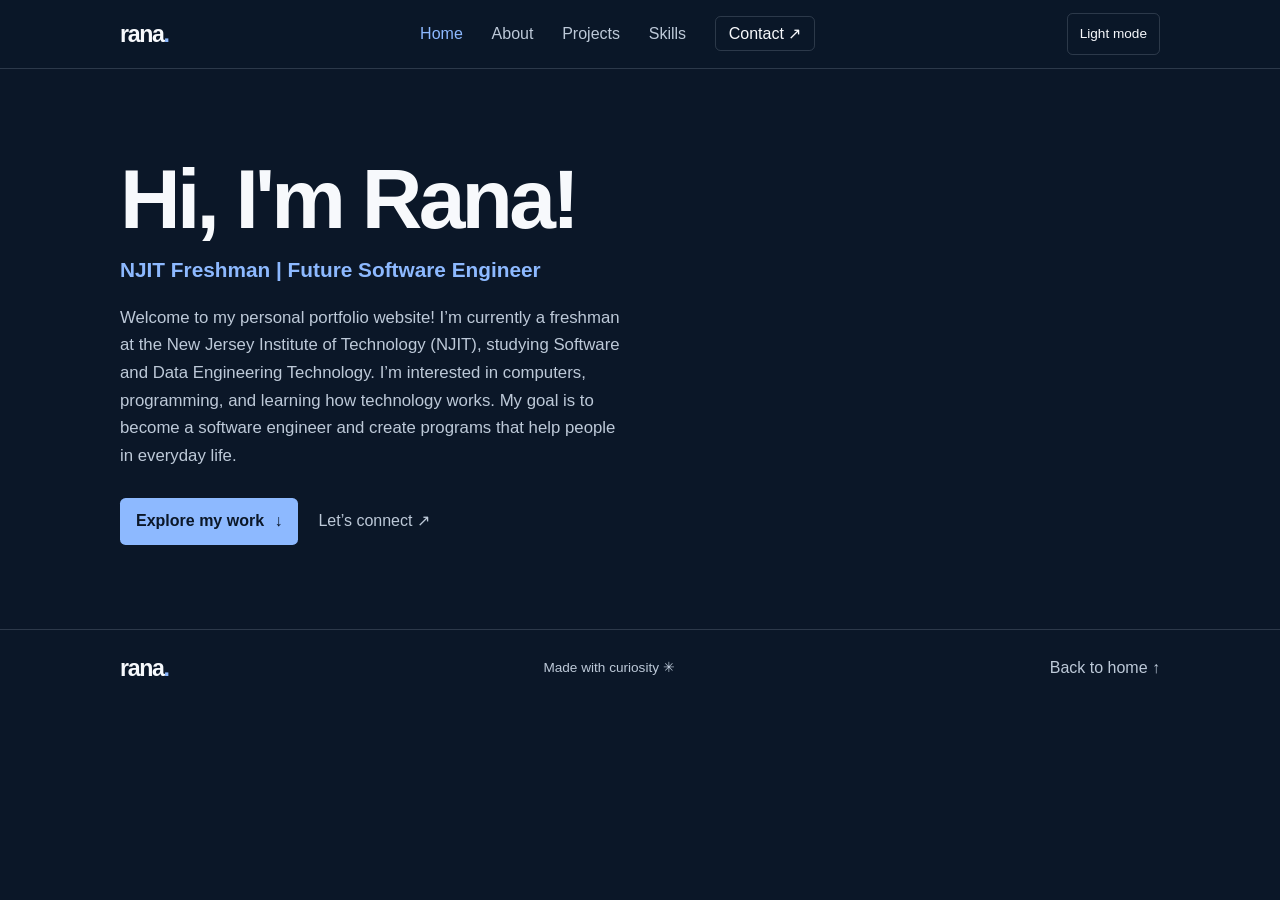
<file: index.html>
<!doctype html>
<html lang="en" data-theme="dark">
  <head>
    <meta charset="utf-8">
    <meta name="viewport" content="width=device-width, initial-scale=1">
    <meta
      name="description"
      content="Hi, I'm Rana! I'm an NJIT freshman studying Software and Data Engineering Technology and learning to build useful software."
    >
    <title>Rana | Software Engineering Portfolio</title>
    <link rel="stylesheet" href="styles.css">
    <script src="script.js" defer></script>
  </head>
  <body>
    <a class="skip-link" href="#main">Skip to content</a>

    <header class="site-header">
      <nav class="navigation container" aria-label="Main navigation">
        <a class="brand" href="index.html" aria-label="Rana, home">rana<span>.</span></a>
        <div class="navigation-controls">
          <button
            class="theme-toggle"
            type="button"
            id="theme-toggle"
            aria-label="Switch to light mode"
          >
            Light mode
          </button>
          <button
            class="menu-toggle"
            type="button"
            aria-expanded="false"
            aria-controls="primary-menu"
          >
            <span class="sr-only">Open navigation</span>
            <span class="menu-icon" aria-hidden="true"></span>
          </button>
        </div>
        <ul class="nav-links" id="primary-menu">
          <li><a href="index.html" aria-current="page">Home</a></li>
          <li><a href="about.html">About</a></li>
          <li><a href="projects.html">Projects</a></li>
          <li><a href="skills.html">Skills</a></li>
          <li><a class="nav-contact" href="contact.html">Contact <span aria-hidden="true">↗</span></a></li>
        </ul>
      </nav>
    </header>

    <main id="main">
      <section class="hero container" id="home" aria-labelledby="hero-title">
        <div class="hero-copy">
          <h1 id="hero-title">Hi, I'm Rana!</h1>
          <p class="hero-subtitle">NJIT Freshman | Future Software Engineer</p>
          <p class="hero-description">
            Welcome to my personal portfolio website! I’m currently a freshman
            at the New Jersey Institute of Technology (NJIT), studying Software
            and Data Engineering Technology. I’m interested in computers,
            programming, and learning how technology works. My goal is to become
            a software engineer and create programs that help people in everyday life.
          </p>
          <div class="hero-actions">
            <a class="button button-primary" href="projects.html">Explore my work <span aria-hidden="true">↓</span></a>
            <a class="text-link" href="contact.html">Let’s connect <span aria-hidden="true">↗</span></a>
          </div>
        </div>
      </section>

    </main>

    <footer class="site-footer">
      <div class="container footer-content">
        <a class="brand" href="index.html">rana<span>.</span></a>
        <p>Made with curiosity <span aria-hidden="true">✳</span></p>
        <a href="index.html">Back to home ↑</a>
      </div>
    </footer>
  </body>
</html>
</file>
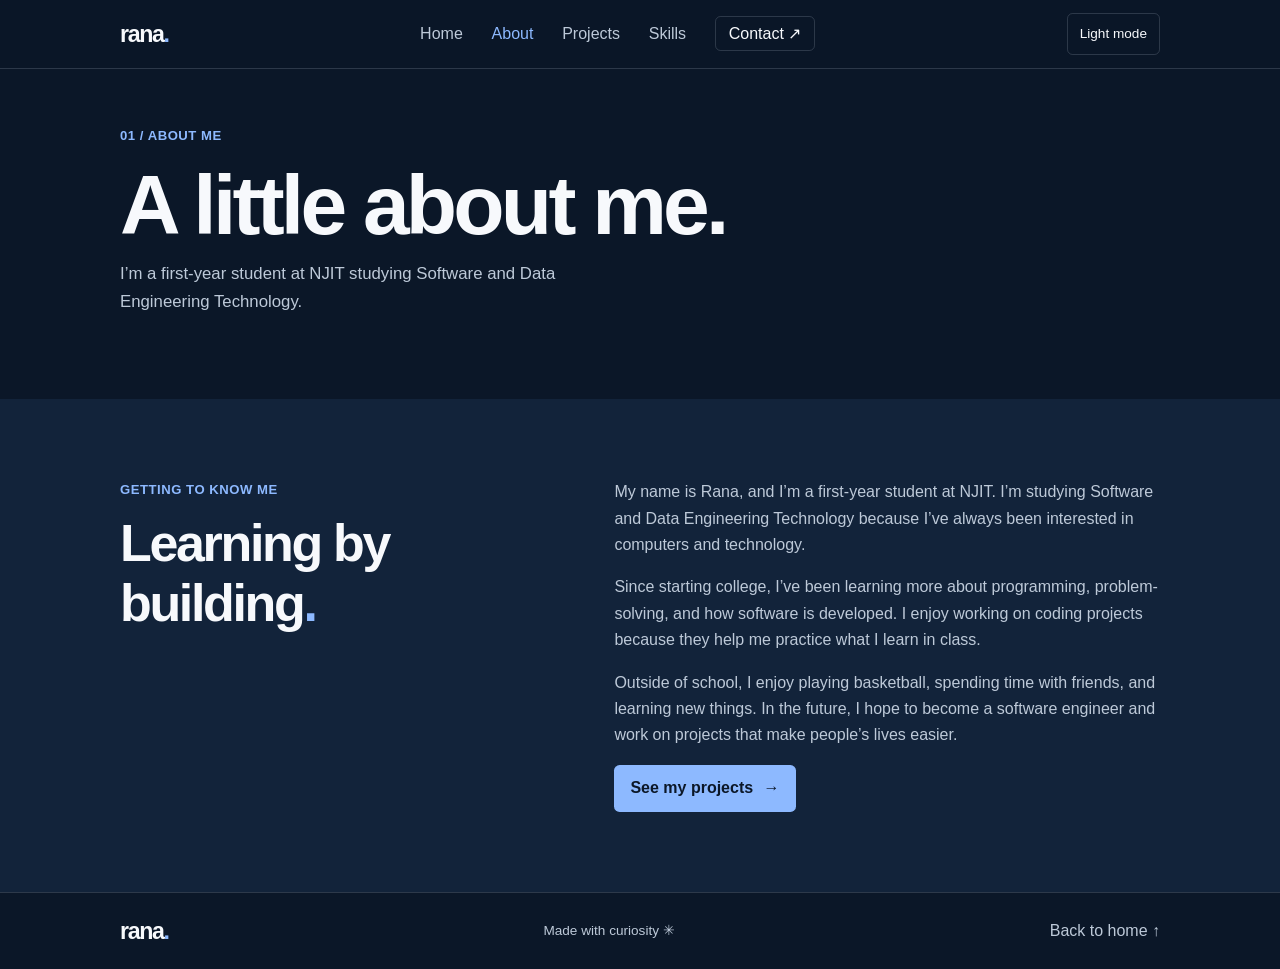
<file: about.html>
<!doctype html>
<html lang="en" data-theme="dark">
  <head>
    <meta charset="utf-8">
    <meta name="viewport" content="width=device-width, initial-scale=1">
    <meta name="description" content="Get to know Rana, an NJIT freshman studying Software and Data Engineering Technology.">
    <title>About Me | Rana</title>
    <link rel="stylesheet" href="styles.css">
    <script src="script.js" defer></script>
  </head>
  <body>
    <a class="skip-link" href="#main">Skip to content</a>
    <header class="site-header">
      <nav class="navigation container" aria-label="Main navigation">
        <a class="brand" href="index.html" aria-label="Rana, home">rana<span>.</span></a>
        <div class="navigation-controls">
          <button class="theme-toggle" type="button" id="theme-toggle" aria-label="Switch to light mode">Light mode</button>
          <button class="menu-toggle" type="button" aria-expanded="false" aria-controls="primary-menu">
            <span class="sr-only">Open navigation</span>
            <span class="menu-icon" aria-hidden="true"></span>
          </button>
        </div>
        <ul class="nav-links" id="primary-menu">
          <li><a href="index.html">Home</a></li>
          <li><a href="about.html" aria-current="page">About</a></li>
          <li><a href="projects.html">Projects</a></li>
          <li><a href="skills.html">Skills</a></li>
          <li><a class="nav-contact" href="contact.html">Contact <span aria-hidden="true">↗</span></a></li>
        </ul>
      </nav>
    </header>
    <main id="main">
      <section class="hero page-hero container" aria-labelledby="page-title">
        <div class="hero-copy">
          <p class="eyebrow">01 / About me</p>
          <h1 id="page-title">A little about me<span>.</span></h1>
          <p class="hero-description">I’m a first-year student at NJIT studying Software and Data Engineering Technology.</p>
        </div>
      </section>
      <section class="section about-section" aria-labelledby="about-title">
        <div class="container about-layout">
          <div class="section-heading">
            <p class="eyebrow">Getting to know me</p>
            <h2 id="about-title">Learning by building<span>.</span></h2>
          </div>
          <div class="about-copy">
            <p>
              My name is Rana, and I’m a first-year student at NJIT. I’m studying
              Software and Data Engineering Technology because I’ve always been
              interested in computers and technology.
            </p>
            <p>
              Since starting college, I’ve been learning more about programming,
              problem-solving, and how software is developed. I enjoy working on
              coding projects because they help me practice what I learn in class.
            </p>
            <p>
              Outside of school, I enjoy playing basketball, spending time with
              friends, and learning new things. In the future, I hope to become
              a software engineer and work on projects that make people’s lives easier.
            </p>
            <a class="button button-primary" href="projects.html">See my projects <span aria-hidden="true">→</span></a>
          </div>
        </div>
      </section>
    </main>
    <footer class="site-footer">
      <div class="container footer-content">
        <a class="brand" href="index.html">rana<span>.</span></a>
        <p>Made with curiosity <span aria-hidden="true">✳</span></p>
        <a href="index.html">Back to home ↑</a>
      </div>
    </footer>
  </body>
</html>
</file>
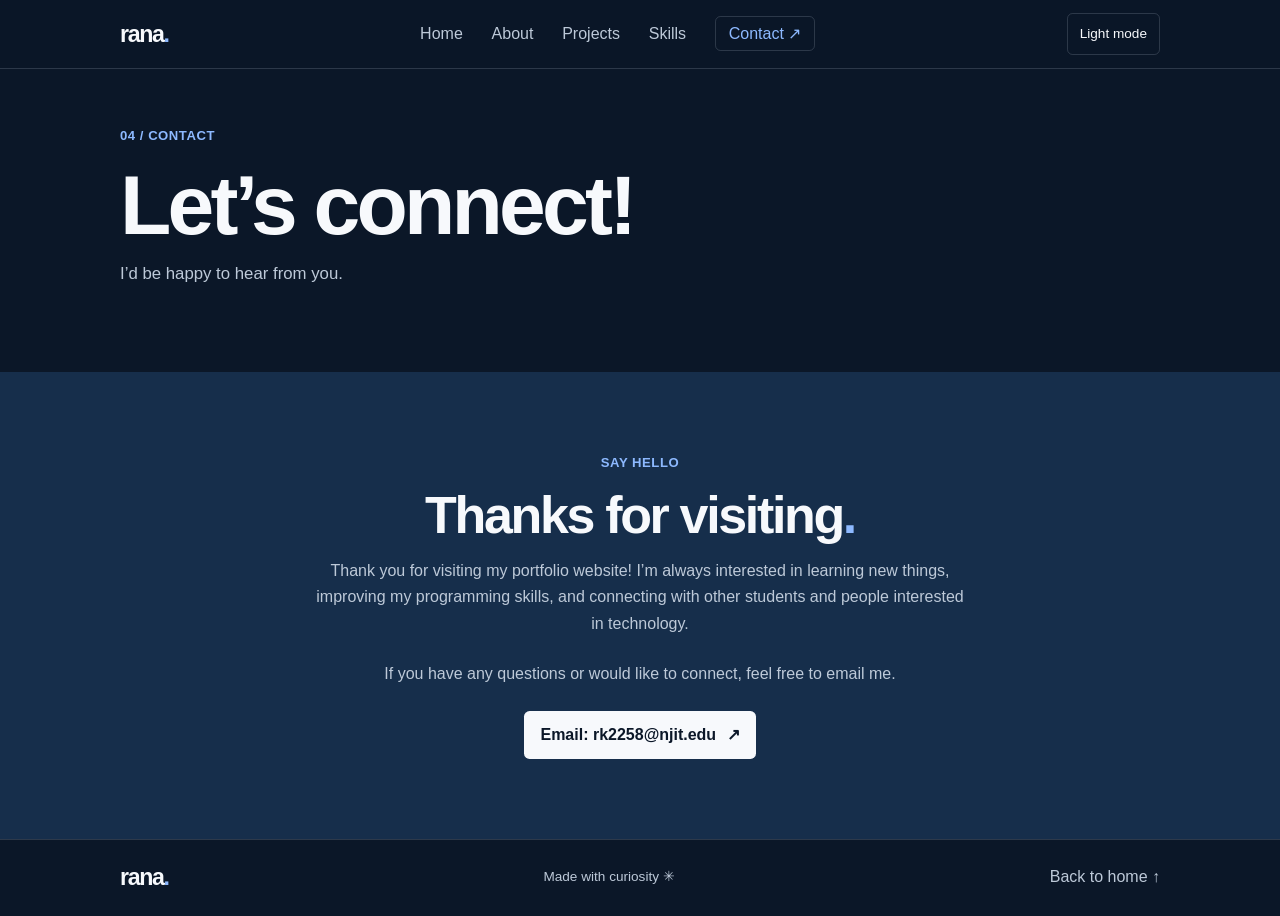
<file: contact.html>
<!doctype html>
<html lang="en" data-theme="dark">
  <head>
    <meta charset="utf-8">
    <meta name="viewport" content="width=device-width, initial-scale=1">
    <meta name="description" content="Get in touch with Rana, an NJIT freshman interested in software and technology.">
    <title>Contact | Rana</title>
    <link rel="stylesheet" href="styles.css">
    <script src="script.js" defer></script>
  </head>
  <body>
    <a class="skip-link" href="#main">Skip to content</a>
    <header class="site-header">
      <nav class="navigation container" aria-label="Main navigation">
        <a class="brand" href="index.html" aria-label="Rana, home">rana<span>.</span></a>
        <div class="navigation-controls">
          <button class="theme-toggle" type="button" id="theme-toggle" aria-label="Switch to light mode">Light mode</button>
          <button class="menu-toggle" type="button" aria-expanded="false" aria-controls="primary-menu">
            <span class="sr-only">Open navigation</span>
            <span class="menu-icon" aria-hidden="true"></span>
          </button>
        </div>
        <ul class="nav-links" id="primary-menu">
          <li><a href="index.html">Home</a></li>
          <li><a href="about.html">About</a></li>
          <li><a href="projects.html">Projects</a></li>
          <li><a href="skills.html">Skills</a></li>
          <li><a class="nav-contact" href="contact.html" aria-current="page">Contact <span aria-hidden="true">↗</span></a></li>
        </ul>
      </nav>
    </header>
    <main id="main">
      <section class="hero page-hero container" aria-labelledby="page-title">
        <div class="hero-copy">
          <p class="eyebrow">04 / Contact</p>
          <h1 id="page-title">Let’s connect<span>!</span></h1>
          <p class="hero-description">I’d be happy to hear from you.</p>
        </div>
      </section>
      <section class="contact-section" aria-labelledby="contact-title">
        <div class="container contact-content">
          <p class="eyebrow">Say hello</p>
          <h2 id="contact-title">Thanks for visiting<span>.</span></h2>
          <p>
            Thank you for visiting my portfolio website! I’m always interested
            in learning new things, improving my programming skills, and
            connecting with other students and people interested in technology.
          </p>
          <p>If you have any questions or would like to connect, feel free to email me.</p>
          <a class="button button-light" href="mailto:rk2258@njit.edu">Email: rk2258@njit.edu <span aria-hidden="true">↗</span></a>
        </div>
      </section>
    </main>
    <footer class="site-footer">
      <div class="container footer-content">
        <a class="brand" href="index.html">rana<span>.</span></a>
        <p>Made with curiosity <span aria-hidden="true">✳</span></p>
        <a href="index.html">Back to home ↑</a>
      </div>
    </footer>
  </body>
</html>
</file>
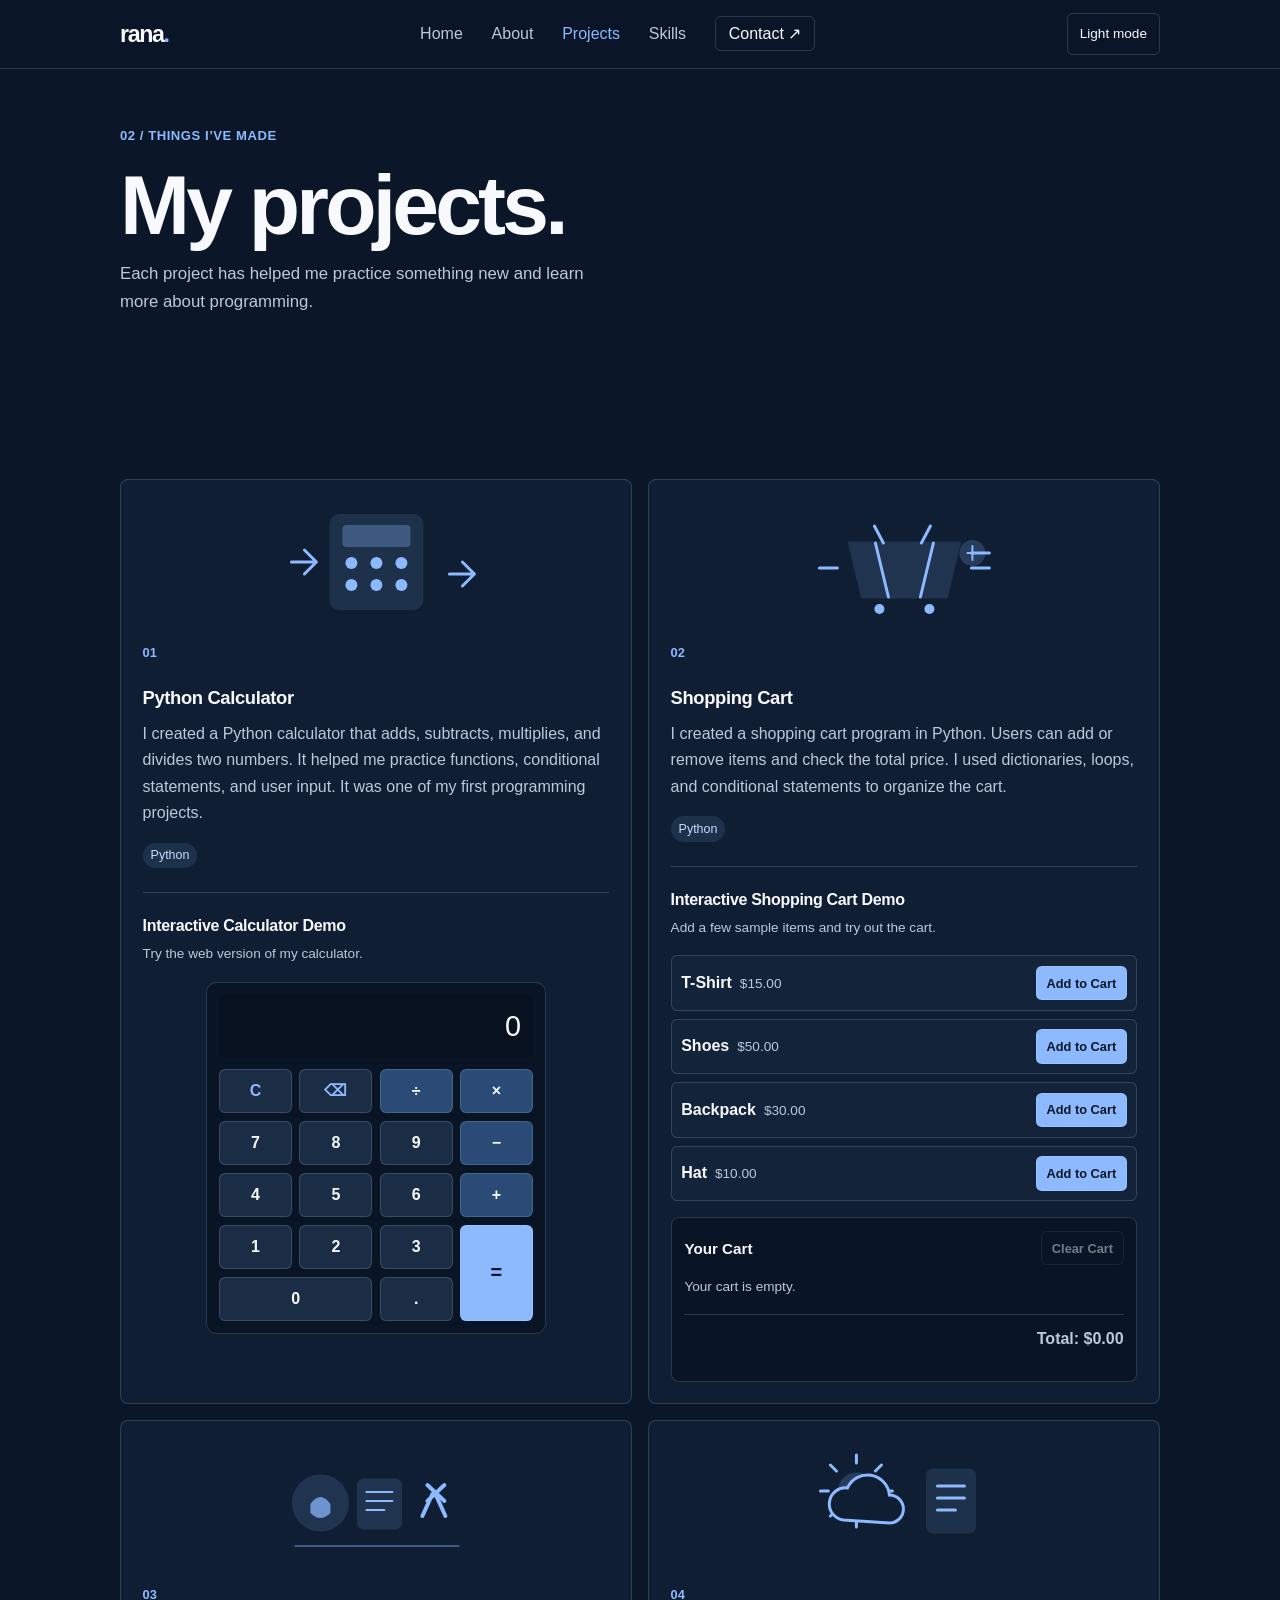
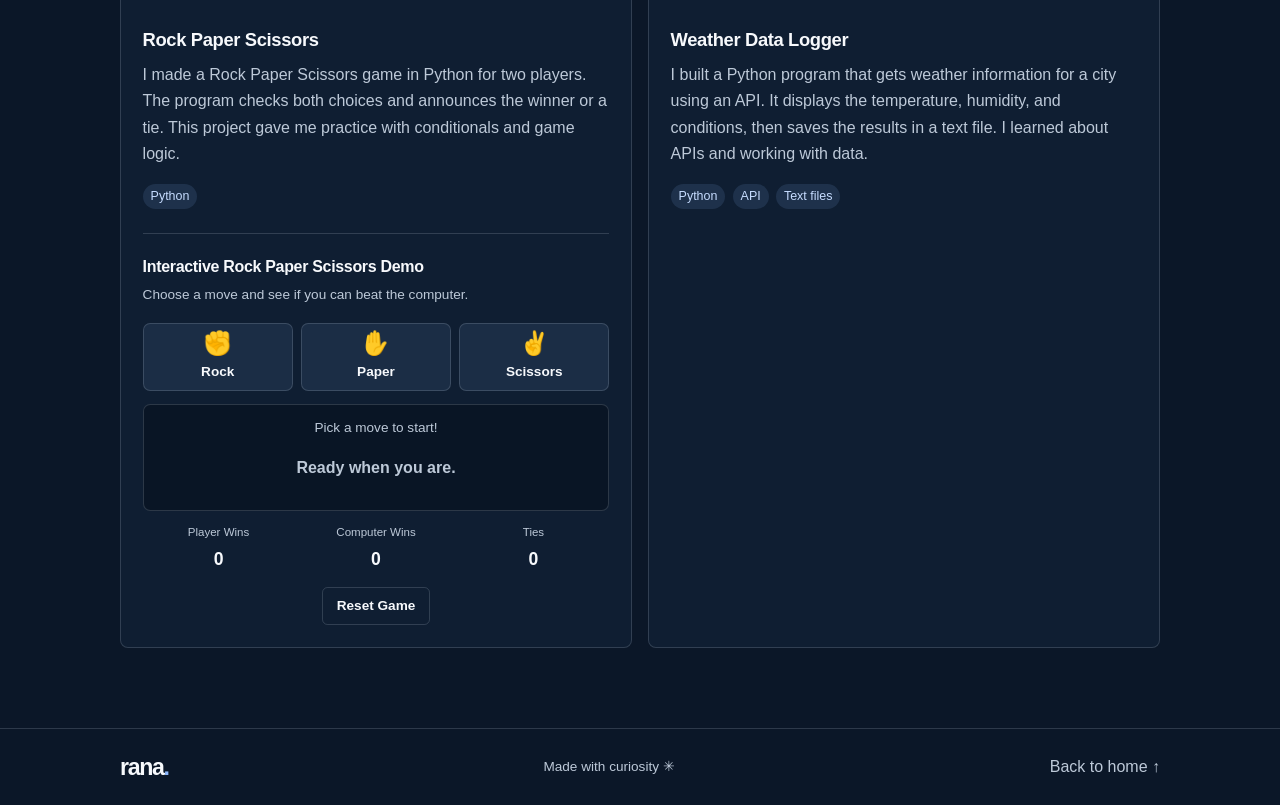
<file: projects.html>
<!doctype html>
<html lang="en" data-theme="dark">
  <head>
    <meta charset="utf-8">
    <meta name="viewport" content="width=device-width, initial-scale=1">
    <meta name="description" content="Explore Rana's Python projects, including a calculator, shopping cart, game, and weather data logger.">
    <title>Projects | Rana</title>
    <link rel="stylesheet" href="styles.css">
    <script src="script.js" defer></script>
  </head>
  <body>
    <a class="skip-link" href="#main">Skip to content</a>
    <header class="site-header">
      <nav class="navigation container" aria-label="Main navigation">
        <a class="brand" href="index.html" aria-label="Rana, home">rana<span>.</span></a>
        <div class="navigation-controls">
          <button class="theme-toggle" type="button" id="theme-toggle" aria-label="Switch to light mode">Light mode</button>
          <button class="menu-toggle" type="button" aria-expanded="false" aria-controls="primary-menu">
            <span class="sr-only">Open navigation</span>
            <span class="menu-icon" aria-hidden="true"></span>
          </button>
        </div>
        <ul class="nav-links" id="primary-menu">
          <li><a href="index.html">Home</a></li>
          <li><a href="about.html">About</a></li>
          <li><a href="projects.html" aria-current="page">Projects</a></li>
          <li><a href="skills.html">Skills</a></li>
          <li><a class="nav-contact" href="contact.html">Contact <span aria-hidden="true">↗</span></a></li>
        </ul>
      </nav>
    </header>
    <main id="main">
      <section class="hero page-hero container" aria-labelledby="page-title">
        <div class="hero-copy">
          <p class="eyebrow">02 / Things I’ve made</p>
          <h1 id="page-title">My projects<span>.</span></h1>
          <p class="hero-description">Each project has helped me practice something new and learn more about programming.</p>
        </div>
      </section>
      <section class="section projects-section" aria-label="Project cards">
        <div class="container">
          <div class="project-grid">
            <article class="project-card">
              <svg class="project-art" viewBox="0 0 320 120" role="img" aria-label="Illustration of a simple calculator with number buttons">
                <rect x="113" y="12" width="94" height="96" rx="10" fill="currentColor" opacity=".12"/>
                <rect x="126" y="23" width="68" height="22" rx="4" fill="currentColor" opacity=".3"/>
                <g fill="currentColor">
                  <circle cx="135" cy="61" r="6"/><circle cx="160" cy="61" r="6"/><circle cx="185" cy="61" r="6"/>
                  <circle cx="135" cy="83" r="6"/><circle cx="160" cy="83" r="6"/><circle cx="185" cy="83" r="6"/>
                </g>
                <path d="M75 60h25m-12-12 12 12-12 12m145 0h25m-12-12 12 12-12 12" fill="none" stroke="currentColor" stroke-width="3" stroke-linecap="round" stroke-linejoin="round"/>
              </svg>
              <span class="project-number">01</span>
              <h2>Python Calculator</h2>
              <p>
                I created a Python calculator that adds, subtracts, multiplies,
                and divides two numbers. It helped me practice functions,
                conditional statements, and user input. It was one of my first
                programming projects.
              </p>
              <ul class="tag-list" aria-label="Technologies"><li>Python</li></ul>
              <section class="calculator-demo" aria-labelledby="calculator-title">
                <h3 id="calculator-title">Interactive Calculator Demo</h3>
                <p class="calculator-note">Try the web version of my calculator.</p>
                <div class="calculator" data-calculator>
                  <output
                    class="calculator-display"
                    data-calculator-display
                    aria-label="Calculator display"
                    aria-live="polite"
                    aria-atomic="true"
                  >0</output>
                  <div class="calculator-keys" aria-label="Calculator keys">
                    <button class="calculator-key calculator-key-utility" type="button" data-calculator-key="clear" aria-label="Clear">C</button>
                    <button class="calculator-key calculator-key-utility" type="button" data-calculator-key="backspace" aria-label="Backspace">⌫</button>
                    <button class="calculator-key calculator-key-operator" type="button" data-calculator-key="/" aria-label="Divide">÷</button>
                    <button class="calculator-key calculator-key-operator" type="button" data-calculator-key="*" aria-label="Multiply">×</button>
                    <button class="calculator-key" type="button" data-calculator-key="7">7</button>
                    <button class="calculator-key" type="button" data-calculator-key="8">8</button>
                    <button class="calculator-key" type="button" data-calculator-key="9">9</button>
                    <button class="calculator-key calculator-key-operator" type="button" data-calculator-key="-">−</button>
                    <button class="calculator-key" type="button" data-calculator-key="4">4</button>
                    <button class="calculator-key" type="button" data-calculator-key="5">5</button>
                    <button class="calculator-key" type="button" data-calculator-key="6">6</button>
                    <button class="calculator-key calculator-key-operator" type="button" data-calculator-key="+">+</button>
                    <button class="calculator-key" type="button" data-calculator-key="1">1</button>
                    <button class="calculator-key" type="button" data-calculator-key="2">2</button>
                    <button class="calculator-key" type="button" data-calculator-key="3">3</button>
                    <button class="calculator-key calculator-key-equals" type="button" data-calculator-key="=" aria-label="Equals">=</button>
                    <button class="calculator-key calculator-key-zero" type="button" data-calculator-key="0">0</button>
                    <button class="calculator-key" type="button" data-calculator-key=".">.</button>
                  </div>
                </div>
              </section>
            </article>
            <article class="project-card">
              <svg class="project-art" viewBox="0 0 320 120" role="img" aria-label="Illustration of a shopping basket with items and a total">
                <path d="m105 41 13 54h84l13-54z" fill="currentColor" opacity=".14" stroke="currentColor" stroke-width="3" stroke-linejoin="round"/>
                <path d="m131 41 13 54m45-54-13 54m-37-54-9-17m47 17 9-17" fill="none" stroke="currentColor" stroke-width="3" stroke-linecap="round"/>
                <circle cx="135" cy="107" r="5" fill="currentColor"/><circle cx="185" cy="107" r="5" fill="currentColor"/>
                <path d="M75 66h18m134 0h18m-18-15h18" fill="none" stroke="currentColor" stroke-width="3" stroke-linecap="round"/>
                <circle cx="228" cy="51" r="13" fill="currentColor" opacity=".2"/><path d="M228 44v14m-5-7h10" stroke="currentColor" stroke-width="2" stroke-linecap="round"/>
              </svg>
              <span class="project-number">02</span>
              <h2>Shopping Cart</h2>
              <p>
                I created a shopping cart program in Python. Users can add or
                remove items and check the total price. I used dictionaries,
                loops, and conditional statements to organize the cart.
              </p>
              <ul class="tag-list" aria-label="Technologies"><li>Python</li></ul>
              <section class="shopping-demo" aria-labelledby="shopping-demo-title" data-shopping-cart>
                <h3 id="shopping-demo-title">Interactive Shopping Cart Demo</h3>
                <p class="shopping-note">Add a few sample items and try out the cart.</p>
                <ul class="product-list" aria-label="Available products">
                  <li class="product-item">
                    <span><strong>T-Shirt</strong><span class="product-price">$15.00</span></span>
                    <button class="cart-button" type="button" data-add-product="tshirt">Add to Cart</button>
                  </li>
                  <li class="product-item">
                    <span><strong>Shoes</strong><span class="product-price">$50.00</span></span>
                    <button class="cart-button" type="button" data-add-product="shoes">Add to Cart</button>
                  </li>
                  <li class="product-item">
                    <span><strong>Backpack</strong><span class="product-price">$30.00</span></span>
                    <button class="cart-button" type="button" data-add-product="backpack">Add to Cart</button>
                  </li>
                  <li class="product-item">
                    <span><strong>Hat</strong><span class="product-price">$10.00</span></span>
                    <button class="cart-button" type="button" data-add-product="hat">Add to Cart</button>
                  </li>
                </ul>
                <div class="cart-panel">
                  <div class="cart-heading">
                    <h4>Your Cart</h4>
                    <button class="cart-clear-button" type="button" data-clear-cart disabled>Clear Cart</button>
                  </div>
                  <p class="cart-empty" data-cart-empty>Your cart is empty.</p>
                  <ul class="cart-items" aria-label="Items in your cart" data-cart-items aria-live="polite"></ul>
                  <p class="cart-total" data-cart-total aria-live="polite">Total: $0.00</p>
                </div>
              </section>
            </article>
            <article class="project-card">
              <svg class="project-art" viewBox="0 0 320 120" role="img" aria-label="Illustration of rock, paper, and scissors game choices">
                <circle cx="104" cy="60" r="27" fill="currentColor" opacity=".14" stroke="currentColor" stroke-width="3"/>
                <path d="M94 61q10-14 20 0v9q-10 10-20 0z" fill="currentColor" opacity=".72"/>
                <rect x="142" y="37" width="42" height="48" rx="5" fill="currentColor" opacity=".14" stroke="currentColor" stroke-width="3"/>
                <path d="M150 49h26m-26 9h26m-26 9h18" stroke="currentColor" stroke-width="2" stroke-linecap="round"/>
                <path d="m211 42 17 16m0-16-17 16m5-7-10 22m13-22 10 22" fill="none" stroke="currentColor" stroke-width="4" stroke-linecap="round"/>
                <path d="M78 103h165" stroke="currentColor" stroke-width="2" opacity=".4"/>
              </svg>
              <span class="project-number">03</span>
              <h2>Rock Paper Scissors</h2>
              <p>
                I made a Rock Paper Scissors game in Python for two players.
                The program checks both choices and announces the winner or a
                tie. This project gave me practice with conditionals and game logic.
              </p>
              <ul class="tag-list" aria-label="Technologies"><li>Python</li></ul>
              <section class="rps-demo" aria-labelledby="rps-demo-title" data-rps-game>
                <h3 id="rps-demo-title">Interactive Rock Paper Scissors Demo</h3>
                <p class="rps-note">Choose a move and see if you can beat the computer.</p>
                <div class="rps-choices" role="group" aria-label="Choose rock, paper, or scissors">
                  <button class="rps-choice" type="button" data-rps-choice="rock"><span aria-hidden="true">✊</span> Rock</button>
                  <button class="rps-choice" type="button" data-rps-choice="paper"><span aria-hidden="true">✋</span> Paper</button>
                  <button class="rps-choice" type="button" data-rps-choice="scissors"><span aria-hidden="true">✌️</span> Scissors</button>
                </div>
                <div class="rps-round" aria-live="polite" aria-atomic="true">
                  <p class="rps-picks" data-rps-picks>Pick a move to start!</p>
                  <p class="rps-result" data-rps-result>Ready when you are.</p>
                </div>
                <div class="rps-scoreboard" aria-label="Game score">
                  <p>Player Wins <strong data-rps-player-score>0</strong></p>
                  <p>Computer Wins <strong data-rps-computer-score>0</strong></p>
                  <p>Ties <strong data-rps-ties>0</strong></p>
                </div>
                <button class="rps-reset" type="button" data-rps-reset>Reset Game</button>
              </section>
            </article>
            <article class="project-card">
              <svg class="project-art" viewBox="0 0 320 120" role="img" aria-label="Illustration of a sun, cloud, and weather data record">
                <circle cx="112" cy="48" r="17" fill="currentColor" opacity=".2" stroke="currentColor" stroke-width="3"/>
                <path d="M112 20v-8m0 72v-8m-28-28h-8m72 0h-8m-48-20-6-6m51 51-6-6m0-39 6-6m-51 51 6-6" stroke="currentColor" stroke-width="3" stroke-linecap="round"/>
                <path d="M99 77a16 16 0 0 1 4-32 22 22 0 0 1 42 7 14 14 0 0 1 0 28z" fill="var(--card)" stroke="currentColor" stroke-width="3"/>
                <rect x="183" y="27" width="47" height="62" rx="5" fill="currentColor" opacity=".12" stroke="currentColor" stroke-width="3"/>
                <path d="M193 43h27m-27 12h27m-27 12h18" stroke="currentColor" stroke-width="3" stroke-linecap="round"/>
              </svg>
              <span class="project-number">04</span>
              <h2>Weather Data Logger</h2>
              <p>
                I built a Python program that gets weather information for a
                city using an API. It displays the temperature, humidity, and
                conditions, then saves the results in a text file. I learned
                about APIs and working with data.
              </p>
              <ul class="tag-list" aria-label="Technologies"><li>Python</li><li>API</li><li>Text files</li></ul>
            </article>
          </div>
        </div>
      </section>
    </main>
    <footer class="site-footer">
      <div class="container footer-content">
        <a class="brand" href="index.html">rana<span>.</span></a>
        <p>Made with curiosity <span aria-hidden="true">✳</span></p>
        <a href="index.html">Back to home ↑</a>
      </div>
    </footer>
  </body>
</html>
</file>
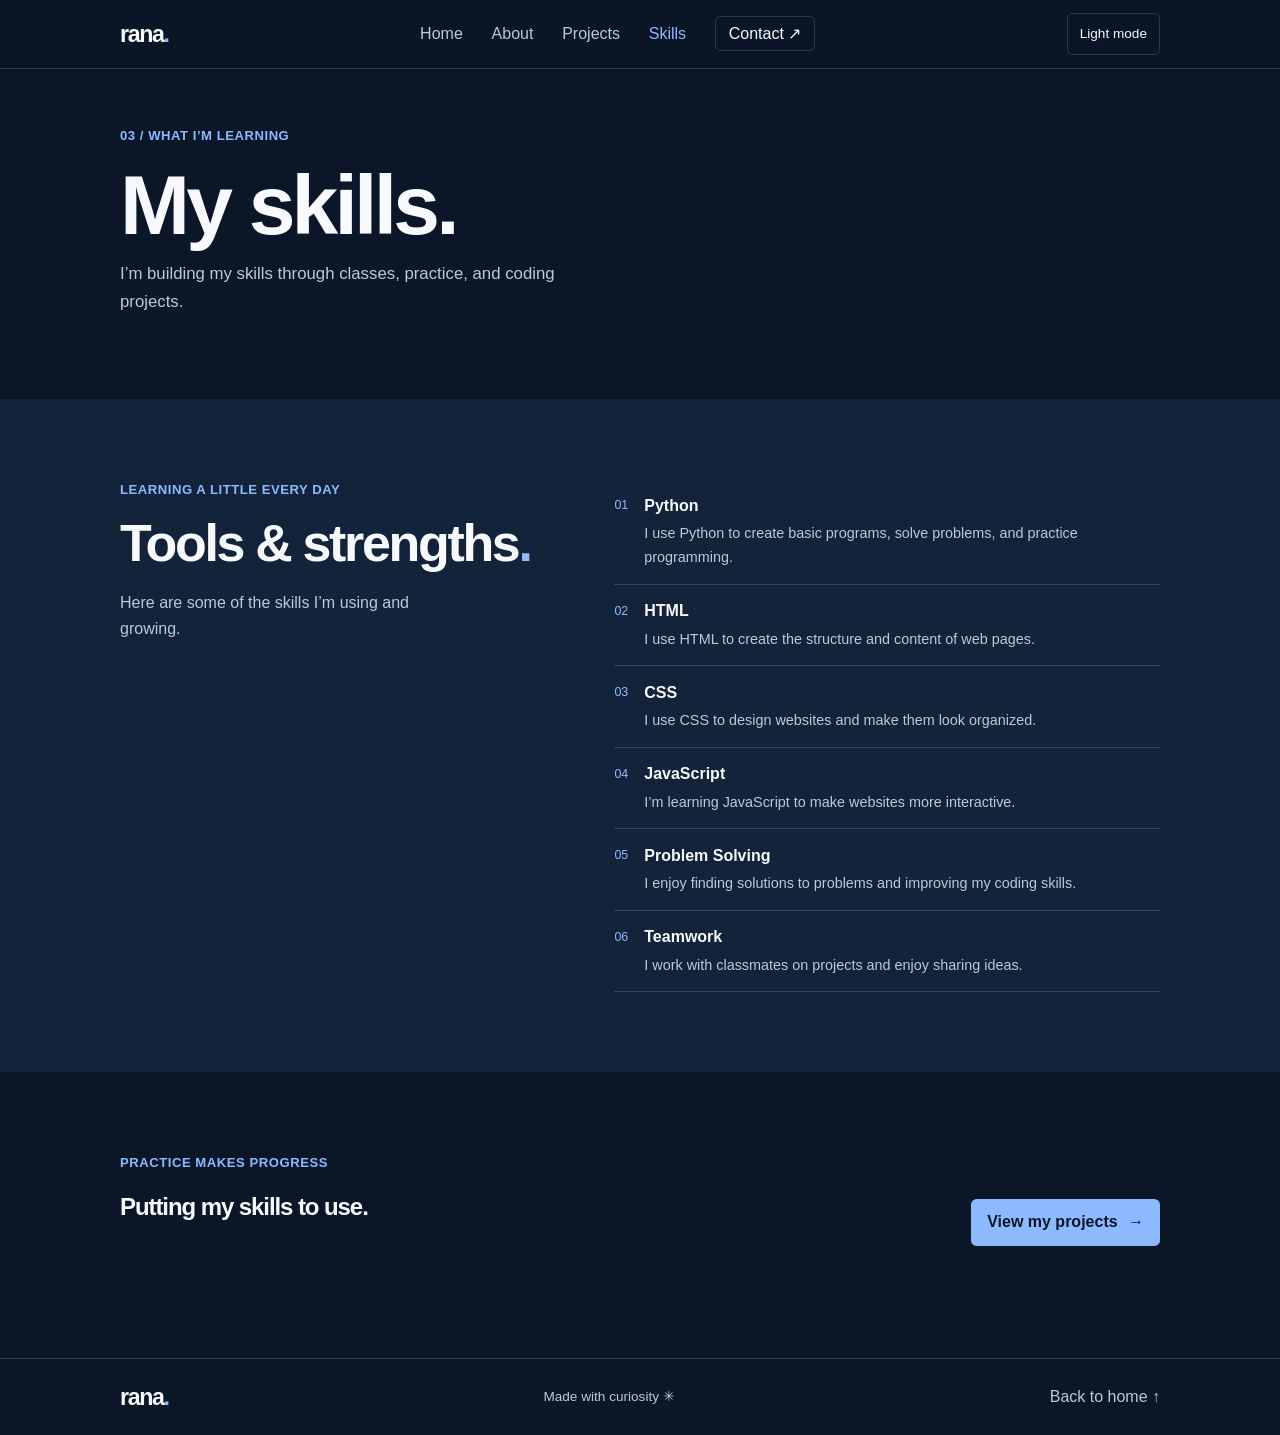
<file: skills.html>
<!doctype html>
<html lang="en" data-theme="dark">
  <head>
    <meta charset="utf-8">
    <meta name="viewport" content="width=device-width, initial-scale=1">
    <meta name="description" content="Learn about Rana's programming, web development, problem-solving, and teamwork skills.">
    <title>Skills | Rana</title>
    <link rel="stylesheet" href="styles.css">
    <script src="script.js" defer></script>
  </head>
  <body>
    <a class="skip-link" href="#main">Skip to content</a>
    <header class="site-header">
      <nav class="navigation container" aria-label="Main navigation">
        <a class="brand" href="index.html" aria-label="Rana, home">rana<span>.</span></a>
        <div class="navigation-controls">
          <button class="theme-toggle" type="button" id="theme-toggle" aria-label="Switch to light mode">Light mode</button>
          <button class="menu-toggle" type="button" aria-expanded="false" aria-controls="primary-menu">
            <span class="sr-only">Open navigation</span>
            <span class="menu-icon" aria-hidden="true"></span>
          </button>
        </div>
        <ul class="nav-links" id="primary-menu">
          <li><a href="index.html">Home</a></li>
          <li><a href="about.html">About</a></li>
          <li><a href="projects.html">Projects</a></li>
          <li><a href="skills.html" aria-current="page">Skills</a></li>
          <li><a class="nav-contact" href="contact.html">Contact <span aria-hidden="true">↗</span></a></li>
        </ul>
      </nav>
    </header>
    <main id="main">
      <section class="hero page-hero container" aria-labelledby="page-title">
        <div class="hero-copy">
          <p class="eyebrow">03 / What I’m learning</p>
          <h1 id="page-title">My skills<span>.</span></h1>
          <p class="hero-description">I’m building my skills through classes, practice, and coding projects.</p>
        </div>
      </section>
      <section class="section skills-section" aria-labelledby="skills-title">
        <div class="container skills-layout">
          <div class="section-heading">
            <p class="eyebrow">Learning a little every day</p>
            <h2 id="skills-title">Tools &amp; strengths<span>.</span></h2>
            <p class="section-intro">Here are some of the skills I’m using and growing.</p>
          </div>
          <ul class="skills-list">
            <li><span class="skill-mark" aria-hidden="true">01</span><div><h3>Python</h3><p>I use Python to create basic programs, solve problems, and practice programming.</p></div></li>
            <li><span class="skill-mark" aria-hidden="true">02</span><div><h3>HTML</h3><p>I use HTML to create the structure and content of web pages.</p></div></li>
            <li><span class="skill-mark" aria-hidden="true">03</span><div><h3>CSS</h3><p>I use CSS to design websites and make them look organized.</p></div></li>
            <li><span class="skill-mark" aria-hidden="true">04</span><div><h3>JavaScript</h3><p>I’m learning JavaScript to make websites more interactive.</p></div></li>
            <li><span class="skill-mark" aria-hidden="true">05</span><div><h3>Problem Solving</h3><p>I enjoy finding solutions to problems and improving my coding skills.</p></div></li>
            <li><span class="skill-mark" aria-hidden="true">06</span><div><h3>Teamwork</h3><p>I work with classmates on projects and enjoy sharing ideas.</p></div></li>
          </ul>
        </div>
      </section>
      <section class="section projects-section">
        <div class="container projects-heading">
          <div>
            <p class="eyebrow">Practice makes progress</p>
            <h2>Putting my skills to use<span>.</span></h2>
          </div>
          <a class="button button-primary" href="projects.html">View my projects <span aria-hidden="true">→</span></a>
        </div>
      </section>
    </main>
    <footer class="site-footer">
      <div class="container footer-content">
        <a class="brand" href="index.html">rana<span>.</span></a>
        <p>Made with curiosity <span aria-hidden="true">✳</span></p>
        <a href="index.html">Back to home ↑</a>
      </div>
    </footer>
  </body>
</html>
</file>
<file: styles.css>
:root {
  color-scheme: dark;
  --navy: #0b1728;
  --navy-light: #12233a;
  --card: #0f1e32;
  --white: #f7f9fc;
  --muted: #bdc9d8;
  --blue: #8db9ff;
  --line: rgba(224, 234, 247, 0.16);
  --header: rgba(11, 23, 40, 0.96);
  --contact: #162e4b;
  --tag-background: rgba(141, 185, 255, 0.12);
  --tag-text: #c6dcff;
  --contact-button-background: #f7f9fc;
  --contact-button-text: #0b1728;
  --contact-button-hover: #dce9fb;
  --calculator-surface: #091525;
  --calculator-display: #07111f;
  --calculator-key: #1b2d45;
  --calculator-key-hover: #2a405d;
  --calculator-operator: #294b75;
  --calculator-equals: #8db9ff;
  --calculator-equals-text: #0b1728;
  --cart-panel: #091525;
  --cart-item: #12233a;
  --cart-button: #8db9ff;
  --cart-button-text: #0b1728;
  --rps-panel: #091525;
  --rps-choice: #1b2d45;
  --rps-choice-hover: #294b75;
  --sans: -apple-system, BlinkMacSystemFont, "Segoe UI", sans-serif;
}

:root[data-theme="light"] {
  color-scheme: light;
  --navy: #f5f8fc;
  --navy-light: #eaf0f8;
  --card: #ffffff;
  --white: #17263b;
  --muted: #4b5c72;
  --blue: #245c9e;
  --line: rgba(28, 52, 81, 0.17);
  --header: rgba(245, 248, 252, 0.96);
  --contact: #e3edf9;
  --tag-background: rgba(36, 92, 158, 0.1);
  --tag-text: #1d4d82;
  --contact-button-background: #17263b;
  --contact-button-text: #f7f9fc;
  --contact-button-hover: #263c58;
  --calculator-surface: #dfe9f5;
  --calculator-display: #ffffff;
  --calculator-key: #ffffff;
  --calculator-key-hover: #eaf0f8;
  --calculator-operator: #d1e2f5;
  --calculator-equals: #245c9e;
  --calculator-equals-text: #ffffff;
  --cart-panel: #e2ebf6;
  --cart-item: #ffffff;
  --cart-button: #245c9e;
  --cart-button-text: #ffffff;
  --rps-panel: #e2ebf6;
  --rps-choice: #ffffff;
  --rps-choice-hover: #d1e2f5;
}

* {
  box-sizing: border-box;
}

html {
  scroll-behavior: smooth;
  scroll-padding-top: 5rem;
}

body {
  margin: 0;
  background: var(--navy);
  color: var(--white);
  font-family: var(--sans);
  font-size: 1rem;
  line-height: 1.65;
  -webkit-font-smoothing: antialiased;
}

a {
  color: inherit;
  text-decoration: none;
}

a:focus-visible,
button:focus-visible {
  outline: 3px solid var(--blue);
  outline-offset: 4px;
}

.container {
  width: min(100% - 3rem, 1040px);
  margin-inline: auto;
}

.skip-link {
  position: absolute;
  z-index: 10;
  top: 0.75rem;
  left: 0.75rem;
  padding: 0.6rem 1rem;
  transform: translateY(-160%);
  border-radius: 0.35rem;
  background: var(--white);
  color: var(--navy);
}

.skip-link:focus {
  transform: translateY(0);
}

.site-header {
  position: sticky;
  z-index: 5;
  top: 0;
  border-bottom: 1px solid var(--line);
  background: var(--header);
}

.navigation,
.nav-links,
.hero-actions,
.footer-content,
.navigation-controls {
  display: flex;
  align-items: center;
}

.navigation {
  position: relative;
  min-height: 68px;
  justify-content: space-between;
}

.navigation-controls {
  order: 3;
  gap: 0.65rem;
}

.theme-toggle {
  min-height: 2.6rem;
  padding: 0.45rem 0.75rem;
  border: 1px solid var(--line);
  border-radius: 0.35rem;
  background: transparent;
  color: var(--white);
  font: inherit;
  font-size: 0.85rem;
  cursor: pointer;
}

.theme-toggle:hover {
  background: var(--navy-light);
}

.brand {
  font-size: 1.45rem;
  font-weight: 750;
  letter-spacing: -0.06em;
}

.brand span,
.section-heading h2 span,
.contact-content h2 span {
  color: var(--blue);
}

.nav-links {
  order: 2;
  gap: 1.8rem;
  margin: 0;
  padding: 0;
  list-style: none;
}

.nav-links a,
.footer-content > a:last-child {
  color: var(--muted);
  transition: color 150ms ease;
}

.nav-links a:hover,
.footer-content > a:last-child:hover,
.text-link:hover {
  color: var(--white);
}

.nav-links a[aria-current="page"] {
  color: var(--blue);
}

.nav-links .nav-contact {
  padding: 0.5rem 0.8rem;
  border: 1px solid var(--line);
  border-radius: 0.35rem;
  color: var(--white);
}

.menu-toggle,
.sr-only {
  display: none;
}

.hero {
  display: flex;
  min-height: min(560px, calc(100svh - 68px));
  align-items: center;
  padding-block: 5rem;
}

.page-hero {
  min-height: 280px;
  padding-block: 3.5rem;
}

.hero-copy {
  max-width: 650px;
}

h1,
h2,
h3,
p {
  margin-top: 0;
}

h1,
h2 {
  letter-spacing: -0.045em;
}

h1 {
  margin-bottom: 0.5rem;
  font-size: clamp(3rem, 8vw, 5.25rem);
  line-height: 1.1;
}

.hero-subtitle {
  margin-bottom: 1rem;
  color: var(--blue);
  font-size: clamp(1.05rem, 2.5vw, 1.3rem);
  font-weight: 600;
}

.hero-description {
  max-width: 500px;
  margin-bottom: 1.75rem;
  color: var(--muted);
  font-size: 1.05rem;
}

.hero-actions {
  flex-wrap: wrap;
  gap: 1.25rem;
}

.button {
  display: inline-flex;
  min-height: 2.9rem;
  align-items: center;
  justify-content: center;
  gap: 0.65rem;
  padding: 0.65rem 1rem;
  border-radius: 0.35rem;
  font-weight: 650;
  transition: background 150ms ease, transform 150ms ease;
}

.button:hover {
  transform: translateY(-2px);
}

.button-primary {
  background: var(--blue);
  color: var(--navy);
}

.button-primary:hover {
  background: #b1d0ff;
}

.text-link {
  color: var(--muted);
  transition: color 150ms ease;
}

.section {
  padding-block: 5rem;
}

.about-section,
.skills-section {
  background: var(--navy-light);
}

.about-layout,
.skills-layout {
  display: grid;
  grid-template-columns: 0.9fr 1.1fr;
  align-items: start;
  gap: 3rem;
}

.eyebrow {
  margin-bottom: 0.8rem;
  color: var(--blue);
  font-size: 0.82rem;
  font-weight: 650;
  letter-spacing: 0.04em;
  text-transform: uppercase;
}

.section-heading h2,
.contact-content h2 {
  margin-bottom: 1rem;
  font-size: clamp(2.2rem, 5vw, 3.25rem);
  line-height: 1.15;
}

.about-copy {
  max-width: 580px;
}

.about-copy p {
  margin-bottom: 1rem;
  color: var(--muted);
}

.about-copy p:last-child {
  margin-bottom: 0;
}

.projects-heading {
  display: flex;
  align-items: end;
  justify-content: space-between;
  gap: 1.5rem;
  margin-bottom: 2rem;
}

.section-intro {
  max-width: 320px;
  margin-bottom: 0.35rem;
  color: var(--muted);
}

.project-grid {
  display: grid;
  grid-template-columns: repeat(2, minmax(0, 1fr));
  gap: 1rem;
}

.project-card {
  min-height: 0;
  padding: 1.35rem;
  border: 1px solid var(--line);
  border-radius: 0.5rem;
  background: var(--card);
}

.project-art {
  display: block;
  width: 100%;
  height: 120px;
  margin-bottom: 1.1rem;
  color: var(--blue);
}

.project-number {
  color: var(--blue);
  font-size: 0.8rem;
  font-weight: 650;
}

.project-card h2,
.project-card h3 {
  margin: 1.1rem 0 0.45rem;
  font-size: 1.15rem;
  letter-spacing: -0.02em;
}

.project-card p {
  margin-bottom: 1rem;
  color: var(--muted);
}

.calculator-demo {
  margin-top: 1.5rem;
  padding-top: 1.25rem;
  border-top: 1px solid var(--line);
}

.calculator-demo h3 {
  margin: 0 0 0.25rem;
  font-size: 1rem;
}

.calculator-note {
  margin-bottom: 0.9rem;
  color: var(--muted);
  font-size: 0.85rem;
}

.calculator {
  width: min(100%, 340px);
  margin-inline: auto;
  padding: 0.75rem;
  border: 1px solid var(--line);
  border-radius: 0.65rem;
  background: var(--calculator-surface);
}

.calculator-display {
  display: flex;
  min-width: 0;
  min-height: 3.75rem;
  align-items: center;
  justify-content: flex-end;
  overflow: hidden;
  margin-bottom: 0.65rem;
  padding: 0.5rem 0.75rem;
  border-radius: 0.4rem;
  background: var(--calculator-display);
  color: var(--white);
  font-size: clamp(1.25rem, 6vw, 1.8rem);
  font-variant-numeric: tabular-nums;
  overflow-wrap: anywhere;
}

.calculator-keys {
  display: grid;
  grid-template-columns: repeat(4, minmax(0, 1fr));
  gap: 0.45rem;
}

.calculator-key {
  min-width: 0;
  min-height: 2.8rem;
  border: 1px solid var(--line);
  border-radius: 0.4rem;
  background: var(--calculator-key);
  color: var(--white);
  font: inherit;
  font-size: 1rem;
  font-weight: 650;
  cursor: pointer;
  touch-action: manipulation;
}

.calculator-key:hover {
  background: var(--calculator-key-hover);
}

.calculator-key:active {
  transform: scale(0.97);
}

.calculator-key-utility {
  color: var(--blue);
}

.calculator-key-operator {
  background: var(--calculator-operator);
}

.calculator-key-equals {
  grid-row: span 2;
  background: var(--calculator-equals);
  color: var(--calculator-equals-text);
  font-size: 1.25rem;
}

.calculator-key-equals:hover {
  filter: brightness(1.08);
}

.calculator-key-zero {
  grid-column: span 2;
}

.shopping-demo {
  margin-top: 1.5rem;
  padding-top: 1.25rem;
  border-top: 1px solid var(--line);
}

.shopping-demo h3 {
  margin: 0 0 0.25rem;
  font-size: 1rem;
}

.shopping-note {
  margin-bottom: 0.85rem;
  color: var(--muted);
  font-size: 0.85rem;
}

.product-list,
.cart-items {
  display: grid;
  gap: 0.5rem;
  margin: 0;
  padding: 0;
  list-style: none;
}

.product-item,
.cart-item {
  display: flex;
  min-width: 0;
  align-items: center;
  justify-content: space-between;
  gap: 0.65rem;
  padding: 0.6rem;
  border: 1px solid var(--line);
  border-radius: 0.4rem;
  background: var(--cart-item);
}

.product-item > span {
  display: flex;
  min-width: 0;
  flex-wrap: wrap;
  align-items: baseline;
  gap: 0.5rem;
}

.product-price,
.cart-line-price {
  color: var(--muted);
  font-size: 0.85rem;
  font-variant-numeric: tabular-nums;
}

.cart-button,
.cart-clear-button,
.quantity-button,
.remove-cart-item {
  min-height: 2rem;
  padding: 0.35rem 0.6rem;
  border: 1px solid var(--line);
  border-radius: 0.35rem;
  background: var(--cart-button);
  color: var(--cart-button-text);
  font: inherit;
  font-size: 0.8rem;
  font-weight: 650;
  cursor: pointer;
  touch-action: manipulation;
}

.cart-button:hover,
.cart-clear-button:hover:not(:disabled),
.quantity-button:hover:not(:disabled),
.remove-cart-item:hover {
  filter: brightness(1.1);
}

.cart-panel {
  margin-top: 1rem;
  padding: 0.8rem;
  border: 1px solid var(--line);
  border-radius: 0.5rem;
  background: var(--cart-panel);
}

.cart-heading,
.cart-item-details,
.cart-item-controls,
.cart-quantity {
  display: flex;
  align-items: center;
}

.cart-heading {
  justify-content: space-between;
  gap: 0.5rem;
  margin-bottom: 0.65rem;
}

.cart-heading h4 {
  margin: 0;
  font-size: 0.95rem;
}

.cart-clear-button,
.remove-cart-item {
  background: transparent;
  color: var(--white);
}

.cart-clear-button:disabled,
.quantity-button:disabled {
  opacity: 0.45;
  cursor: not-allowed;
}

.cart-empty {
  margin: 0;
  color: var(--muted);
  font-size: 0.85rem;
}

.cart-items:empty {
  display: none;
}

.cart-item {
  flex-wrap: wrap;
  background: var(--cart-item);
}

.cart-item-details {
  min-width: 0;
  flex: 1 1 100%;
  justify-content: space-between;
  gap: 0.4rem;
}

.cart-item-name {
  overflow-wrap: anywhere;
}

.cart-item-controls {
  flex-wrap: wrap;
  gap: 0.4rem;
}

.cart-quantity {
  gap: 0.45rem;
  font-variant-numeric: tabular-nums;
}

.quantity-button {
  min-width: 2rem;
  padding-inline: 0.4rem;
  background: var(--calculator-operator);
  color: var(--white);
}

.remove-cart-item {
  color: var(--blue);
}

.cart-total {
  margin: 0.75rem 0 0;
  padding-top: 0.65rem;
  border-top: 1px solid var(--line);
  font-weight: 700;
  text-align: right;
  font-variant-numeric: tabular-nums;
}

.rps-demo {
  margin-top: 1.5rem;
  padding-top: 1.25rem;
  border-top: 1px solid var(--line);
}

.rps-demo h3 {
  margin: 0 0 0.25rem;
  font-size: 1rem;
}

.rps-note {
  margin-bottom: 0.9rem;
  color: var(--muted);
  font-size: 0.85rem;
}

.rps-choices {
  display: grid;
  grid-template-columns: repeat(3, minmax(0, 1fr));
  gap: 0.5rem;
}

.rps-choice {
  display: flex;
  min-width: 0;
  min-height: 4.25rem;
  flex-direction: column;
  align-items: center;
  justify-content: center;
  gap: 0.2rem;
  padding: 0.4rem;
  border: 1px solid var(--line);
  border-radius: 0.45rem;
  background: var(--rps-choice);
  color: var(--white);
  font: inherit;
  font-size: 0.85rem;
  font-weight: 650;
  cursor: pointer;
  touch-action: manipulation;
}

.rps-choice > span {
  font-size: 1.45rem;
  line-height: 1.2;
}

.rps-choice:hover {
  background: var(--rps-choice-hover);
}

.rps-choice:active {
  transform: scale(0.97);
}

.rps-round {
  margin-top: 0.8rem;
  padding: 0.75rem;
  border: 1px solid var(--line);
  border-radius: 0.45rem;
  background: var(--rps-panel);
  text-align: center;
}

.rps-picks {
  margin-bottom: 0.25rem;
  font-size: 0.85rem;
}

.rps-result {
  margin: 0;
  color: var(--blue);
  font-weight: 700;
}

.rps-result.is-updated {
  animation: rps-result-pop 180ms ease-out;
}

.rps-scoreboard {
  display: grid;
  grid-template-columns: repeat(3, minmax(0, 1fr));
  gap: 0.35rem;
  margin-block: 0.8rem;
}

.rps-scoreboard p {
  display: flex;
  min-width: 0;
  flex-direction: column;
  gap: 0.15rem;
  margin: 0;
  color: var(--muted);
  font-size: 0.72rem;
  text-align: center;
}

.rps-scoreboard strong {
  color: var(--white);
  font-size: 1.1rem;
  font-variant-numeric: tabular-nums;
}

.rps-reset {
  display: block;
  min-height: 2.4rem;
  margin-inline: auto;
  padding: 0.45rem 0.85rem;
  border: 1px solid var(--line);
  border-radius: 0.35rem;
  background: transparent;
  color: var(--white);
  font: inherit;
  font-size: 0.85rem;
  font-weight: 650;
  cursor: pointer;
  touch-action: manipulation;
}

.rps-reset:hover {
  background: var(--rps-choice-hover);
}

@keyframes rps-result-pop {
  from {
    transform: scale(0.97);
    opacity: 0.7;
  }
  to {
    transform: scale(1);
    opacity: 1;
  }
}

.tag-list {
  display: flex;
  flex-wrap: wrap;
  gap: 0.45rem;
  margin: 0;
  padding: 0;
  list-style: none;
}

.tag-list li {
  padding: 0.15rem 0.5rem;
  border-radius: 2rem;
  background: var(--tag-background);
  color: var(--tag-text);
  font-size: 0.78rem;
}

.skills-list {
  display: grid;
  grid-template-columns: 1fr;
  gap: 0;
  margin: 0;
  padding: 0;
  list-style: none;
}

.skills-list li {
  display: flex;
  align-items: flex-start;
  gap: 1rem;
  padding-block: 0.85rem;
  border-bottom: 1px solid var(--line);
}

.skills-list li div {
  flex: 1;
}

.skills-list h3 {
  margin-bottom: 0.2rem;
  font-size: 1rem;
}

.skills-list p {
  margin-bottom: 0;
  color: var(--muted);
  font-size: 0.9rem;
}

.skill-mark {
  padding-top: 0.15rem;
  color: var(--blue);
  font-size: 0.78rem;
}

.contact-section {
  padding-block: 5rem;
  background: var(--contact);
}

.contact-content {
  text-align: center;
}

.contact-content h2 {
  margin-bottom: 0.75rem;
}

.contact-content > p:not(.eyebrow) {
  max-width: 650px;
  margin-inline: auto;
  margin-bottom: 1.5rem;
  color: var(--muted);
}

.button-light {
  background: var(--contact-button-background);
  color: var(--contact-button-text);
}

.button-light:hover {
  background: var(--contact-button-hover);
}

.site-footer {
  border-top: 1px solid var(--line);
}

.footer-content {
  min-height: 76px;
  justify-content: space-between;
  gap: 1rem;
}

.footer-content p {
  margin: 0;
  color: var(--muted);
  font-size: 0.85rem;
}

@media (max-width: 640px) {
  html {
    scroll-padding-top: 4.25rem;
  }

  .container {
    width: min(100% - 2rem, 480px);
  }

  .navigation {
    min-height: 62px;
  }

  .navigation-controls {
    gap: 0.5rem;
  }

  .theme-toggle {
    min-height: 2.7rem;
    padding-inline: 0.6rem;
    font-size: 0.8rem;
  }

  .menu-toggle {
    display: grid;
    width: 2.7rem;
    height: 2.7rem;
    place-items: center;
    border: 1px solid var(--line);
    border-radius: 0.35rem;
    background: transparent;
    color: var(--white);
    cursor: pointer;
  }

  .sr-only {
    position: absolute;
    width: 1px;
    height: 1px;
    overflow: hidden;
    clip: rect(0, 0, 0, 0);
    clip-path: inset(50%);
    white-space: nowrap;
  }

  .menu-icon,
  .menu-icon::before,
  .menu-icon::after {
    display: block;
    width: 1.1rem;
    height: 2px;
    border-radius: 2px;
    background: var(--white);
  }

  .menu-icon {
    position: relative;
  }

  .menu-icon::before,
  .menu-icon::after {
    position: absolute;
    left: 0;
    content: "";
  }

  .menu-icon::before {
    top: -6px;
  }

  .menu-icon::after {
    top: 6px;
  }

  .nav-links {
    position: absolute;
    top: 62px;
    right: -1rem;
    left: -1rem;
    display: none;
    align-items: stretch;
    gap: 0;
    padding: 0.5rem 1rem 1rem;
    border-bottom: 1px solid var(--line);
    background: var(--header);
  }

  .nav-links.is-open {
    display: flex;
    flex-direction: column;
  }

  .nav-links li a {
    display: block;
    padding: 0.7rem 0;
  }

  .nav-links .nav-contact {
    display: inline-block;
    margin-top: 0.3rem;
    padding: 0.5rem 0.8rem;
  }

  .hero {
    min-height: auto;
    padding-block: 5rem;
  }

  .section {
    padding-block: 4rem;
  }

  .about-layout,
  .skills-layout {
    grid-template-columns: 1fr;
    gap: 1.25rem;
  }

  .projects-heading {
    display: block;
    margin-bottom: 1.5rem;
  }

  .projects-heading .section-intro {
    margin-top: 0.6rem;
  }

  .project-grid,
  .skills-list {
    grid-template-columns: 1fr;
  }

  .product-item {
    align-items: flex-start;
  }

  .product-item > span {
    flex-direction: column;
    gap: 0.1rem;
  }

  .cart-item-details {
    flex-basis: 100%;
  }

  .contact-section {
    padding-block: 4rem;
  }

  .footer-content p {
    display: none;
  }
}

@media (prefers-reduced-motion: reduce) {
  *,
  *::before,
  *::after {
    scroll-behavior: auto !important;
    transition-duration: 0.01ms !important;
  }

  .rps-result.is-updated {
    animation: none;
  }
}
</file>
